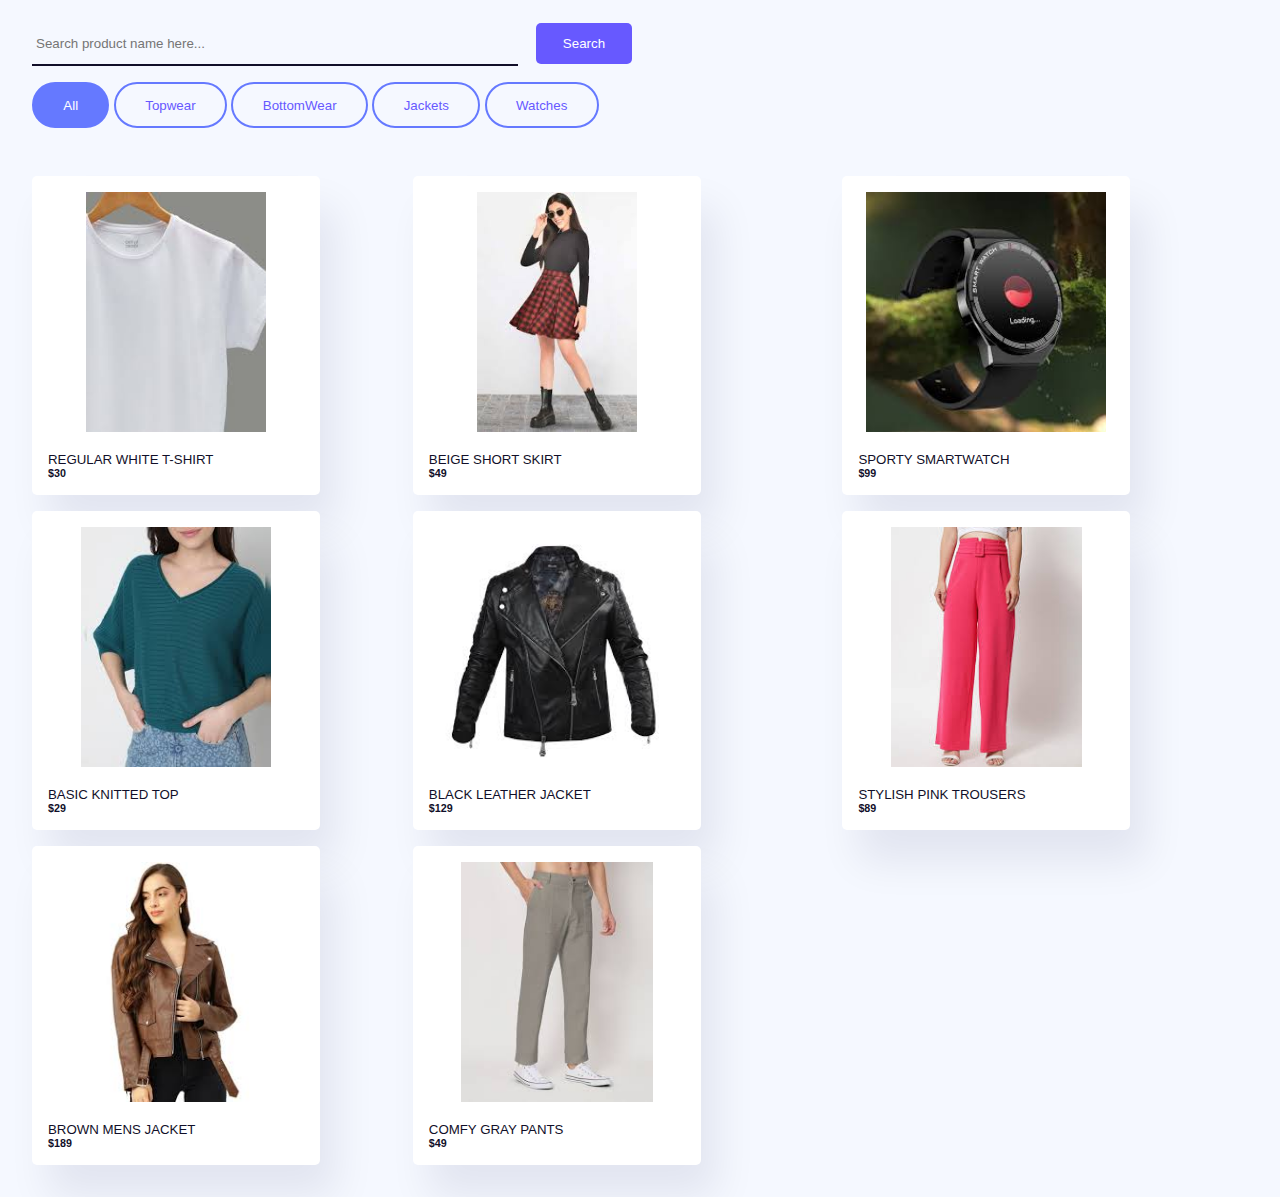
<file: index.html>
<!DOCTYPE html>
<html lang="en">
<head>
    <meta charset="UTF-8">
    <meta name="viewport" content="width=device-width, initial-scale=1.0">
    <title>product filter and search</title>
    <link rel="stylesheet" href="style.css">
</head>
<body>
    <div class="wrapper">
        <div id="search-container">
            <input type="search" id="search-input" placeholder="Search product name here..."/>
            <button id="search">Search</button>
        </div>
        <div id="buttons">
            <button class="button-value" onclick="filterProduct('all')">All</button>
            <button class="button-value" onclick="filterProduct('Topwear')">Topwear</button>
            <button class="button-value" onclick="filterProduct('Bottomwear')">BottomWear</button>
            <button class="button-value" onclick="filterProduct('Jacket')">Jackets</button>
            <button class="button-value" onclick="filterProduct('watch')">Watches</button>
        </div>
        <div id="products"></div>
    </div>
    <script src="script.js"></script>
</body>
</html>
</file>
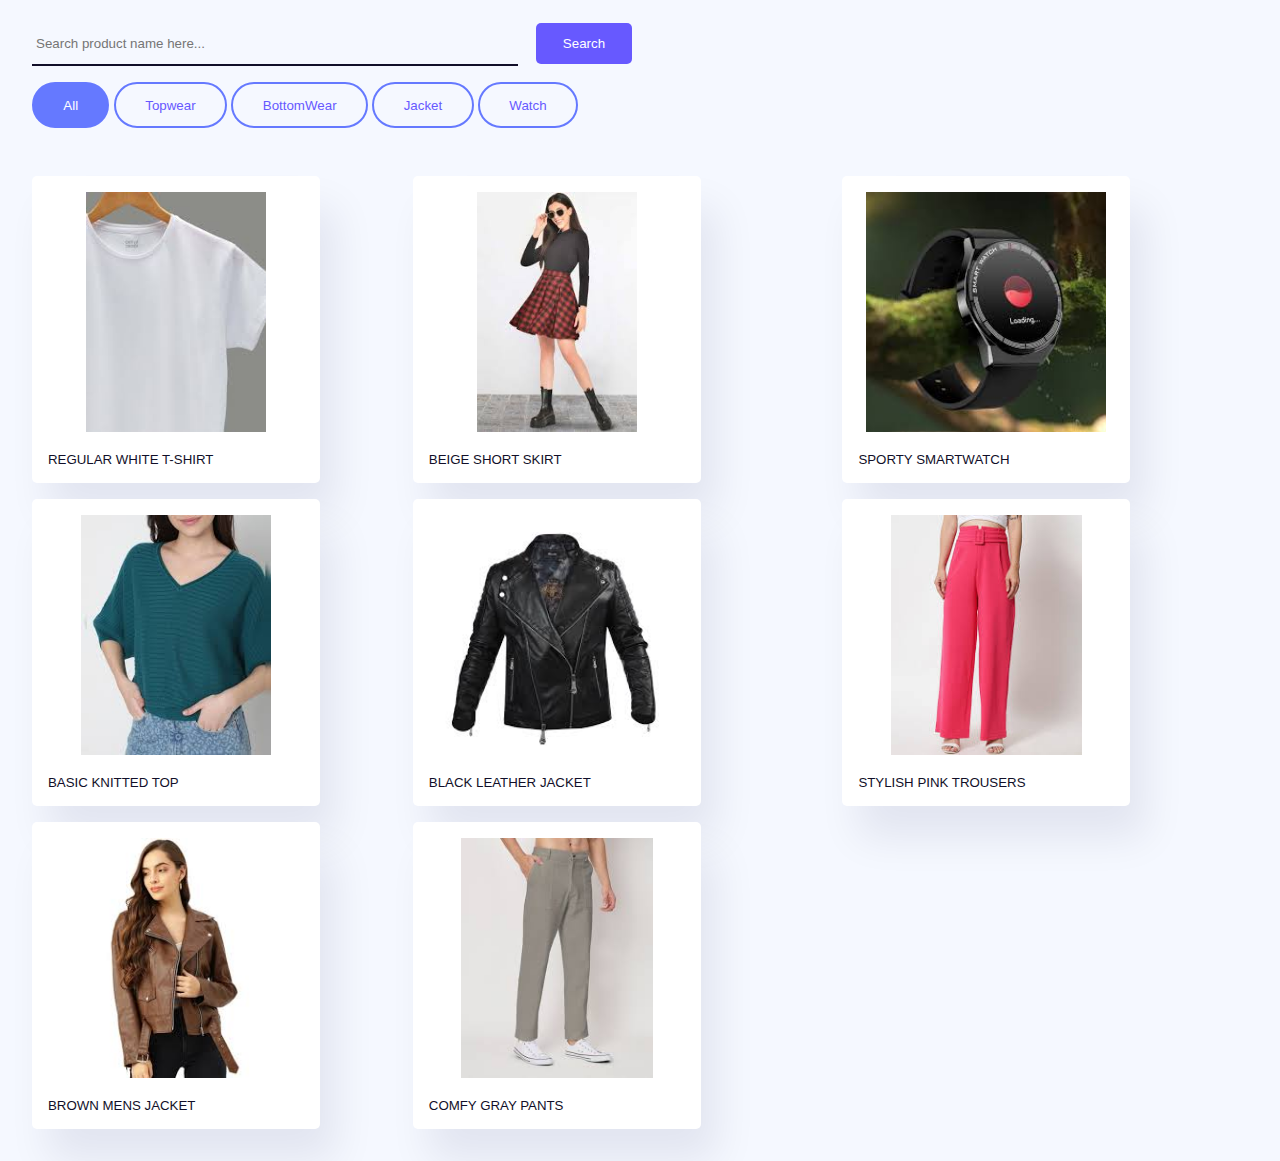
<file: project2.html>
<!DOCTYPE html>
<html lang="en">
<head>
    <meta charset="UTF-8">
    <meta name="viewport" content="width=device-width, initial-scale=1.0">
    <title>product filter and search</title>
    <link rel="stylesheet" href="project2.css">
</head>
<body>
    <div class="wrapper">
        <div id="search-container">
            <input type="search" id="search-input" placeholder="Search product name here..."/>
            <button id="search">Search</button>
        </div>
        <div id="buttons">
            <button class="button-value" onclick="filterProduct('all')">All</button>
            <button class="button-value" onclick="filterProduct('Topwear')">Topwear</button>
            <button class="button-value" onclick="filterProduct('Bottomwear')">BottomWear</button>
            <button class="button-value" onclick="filterProduct('Jacket')">Jacket</button>
            <button class="button-value" onclick="filterProduct('Watch')">Watch</button>
        </div>
        <div id="products"></div>
    </div>
    <script src="project2.js"></script>
</body>
</html>
</file>
<file: style.css>
*{
    padding: 0;
    margin: 0;
    box-sizing: border-box;
    border: none;
    font-family: "Poppins",sans-serif;
}
body {
    background-color: #f5f8ff;

}
.wrapper {
width: 95%;
margin: 0 auto;
}
#search-container {
    margin: 1em 0;
}
#search-container input {
    background-color: transparent;
    width: 40%;
    border-bottom: 2px solid #110f29;
    padding: 1em 0.3em;
}
#search-container input:focus{
    border-bottom-color: #6759ff;
}
#search-container button {
    padding: 1em 2em;
    margin-left: 1em;
    background-color: #6759ff;
    color: #ffffff;
    border-radius: 5px;
    margin-top: 0.5em;
}

.button-value {
    border: 2px solid #6579ff;
    padding: 1em 2.2em;
    border-radius: 3em;
    background-color: transparent;
    color: #6759ff;
    cursor: pointer;
}
.active {
    background-color: #6579ff;
    color: #ffffff;
}
#products{
    display: grid;
    grid-template-columns: auto auto auto;
    grid-column-gap: 1.5em;
    padding: 2em 0;
}
.card{
    background-color: #ffffff;
    max-width: 18em;
    margin-top: 1em;
    padding: 1em;
    border-radius: 5px;
    box-shadow: 1em 2em 2.5em rgba(1,2,68,0.08);
}
.image-container{
    text-align: center;
}
img{
    max-width: 100%;
    object-fit: contain;
    height: 15em;
}
.container{
    padding-top: 1em;
    color: #110f29;
}
.container h5{
    font-weight: 500;
}
.hide{
    display: none;
}
@media  screen and (max-width: 720px) {
    img{
        max-width: 100%;
        object-fit: contain;
        height: 10em;
    }
    .card{
        max-width: 10em;
        margin-top: 1em;
    }
    #products{
        grid-template-columns: auto auto;
        grid-column-gap: 1em;
    }
}
</file>
<file: project2.css>
*{
    padding: 0;
    margin: 0;
    box-sizing: border-box;
    border: none;
    font-family: "Poppins",sans-serif;
}
body {
    background-color: #f5f8ff;

}
.wrapper {
width: 95%;
margin: 0 auto;
}
#search-container {
    margin: 1em 0;
}
#search-container input {
    background-color: transparent;
    width: 40%;
    border-bottom: 2px solid #110f29;
    padding: 1em 0.3em;
}
#search-container input:focus{
    border-bottom-color: #6759ff;
}
#search-container button {
    padding: 1em 2em;
    margin-left: 1em;
    background-color: #6759ff;
    color: #ffffff;
    border-radius: 5px;
    margin-top: 0.5em;
}

.button-value {
    border: 2px solid #6579ff;
    padding: 1em 2.2em;
    border-radius: 3em;
    background-color: transparent;
    color: #6759ff;
    cursor: pointer;
}
.active {
    background-color: #6579ff;
    color: #ffffff;
}
#products{
    display: grid;
    grid-template-columns: auto auto auto;
    grid-column-gap: 1.5em;
    padding: 2em 0;
}
.card{
    background-color: #ffffff;
    max-width: 18em;
    margin-top: 1em;
    padding: 1em;
    border-radius: 5px;
    box-shadow: 1em 2em 2.5em rgba(1,2,68,0.08);
}
.image-container{
    text-align: center;
}
img{
    max-width: 100%;
    object-fit: contain;
    height: 15em;
}
.container{
    padding-top: 1em;
    color: #110f29;
}
.container h5{
    font-weight: 500;
}
.hide{
    display: none;
}
@media  screen and (max-width: 720px) {
    img{
        max-width: 100%;
        object-fit: contain;
        height: 10em;
    }
    .card{
        max-width: 10em;
        margin-top: 1em;
    }
    #products{
        grid-template-columns: auto auto;
        grid-column-gap: 1em;
    }
}
</file>
